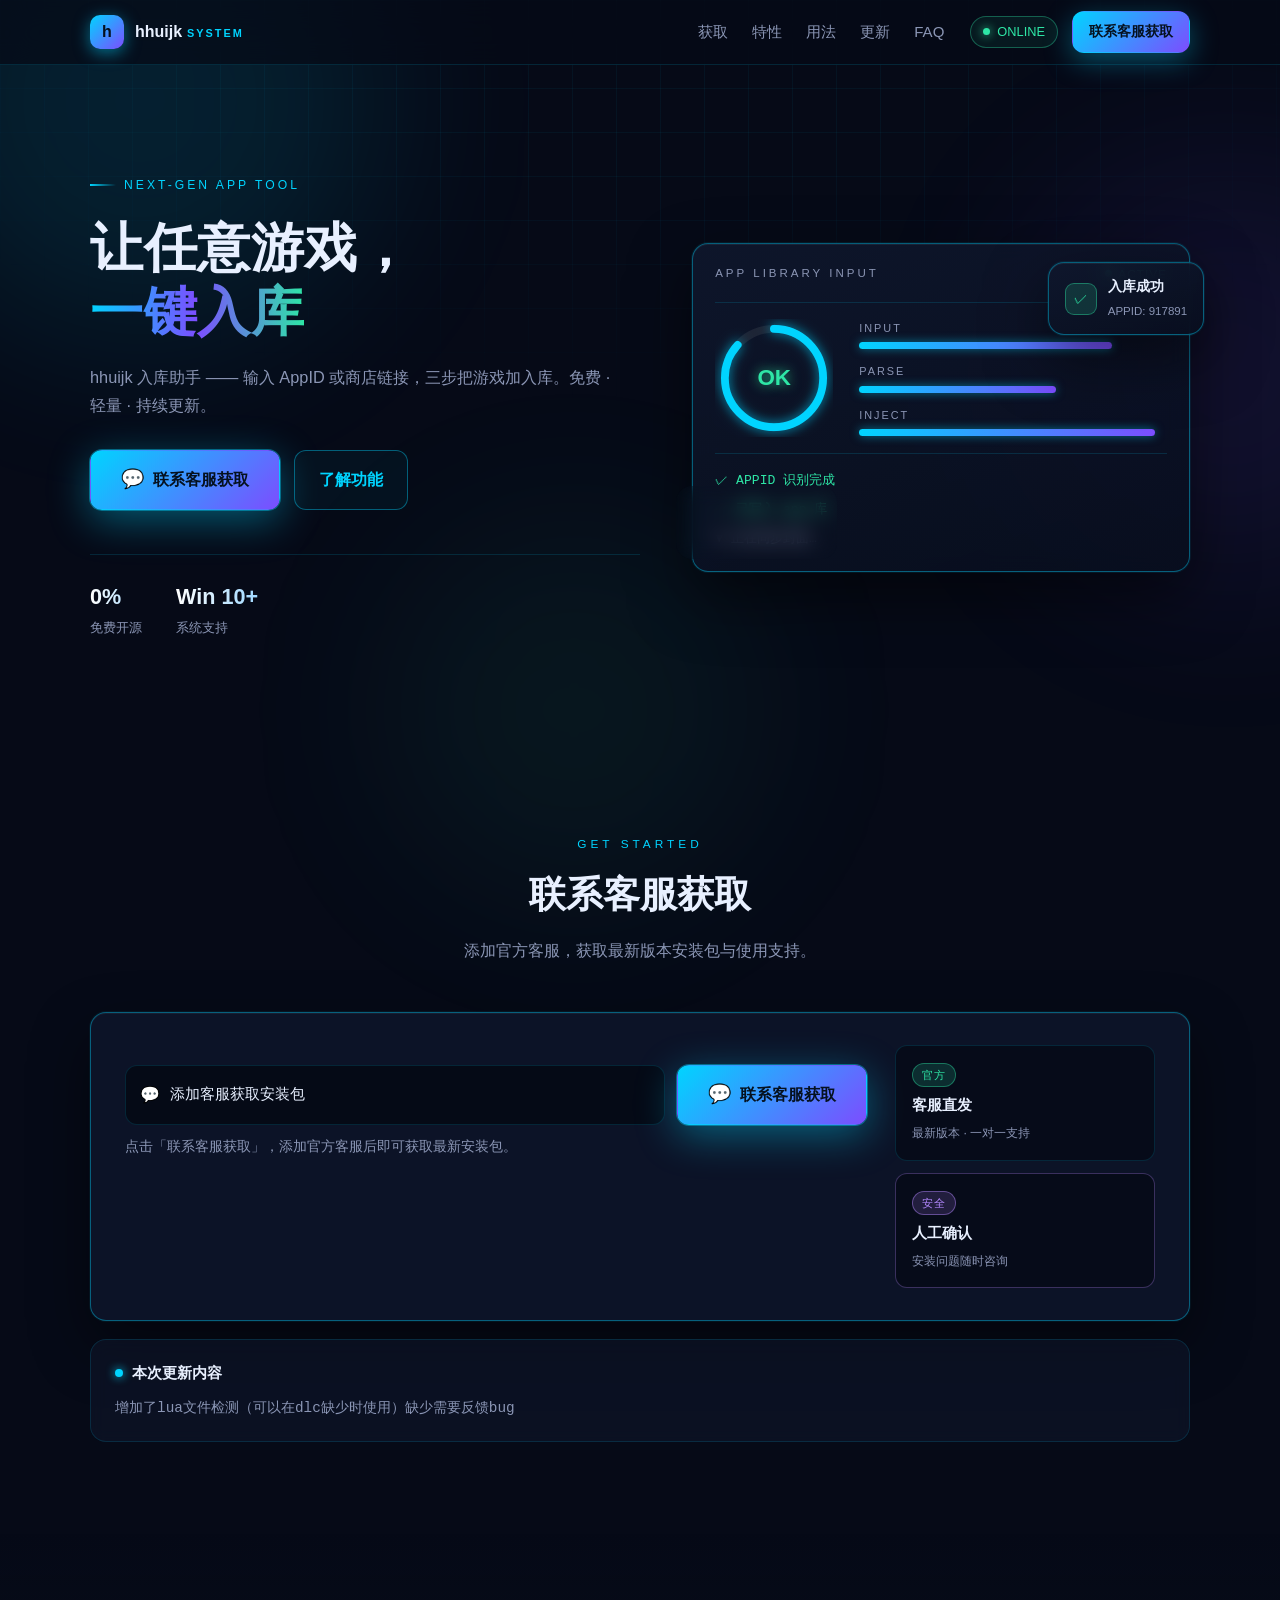
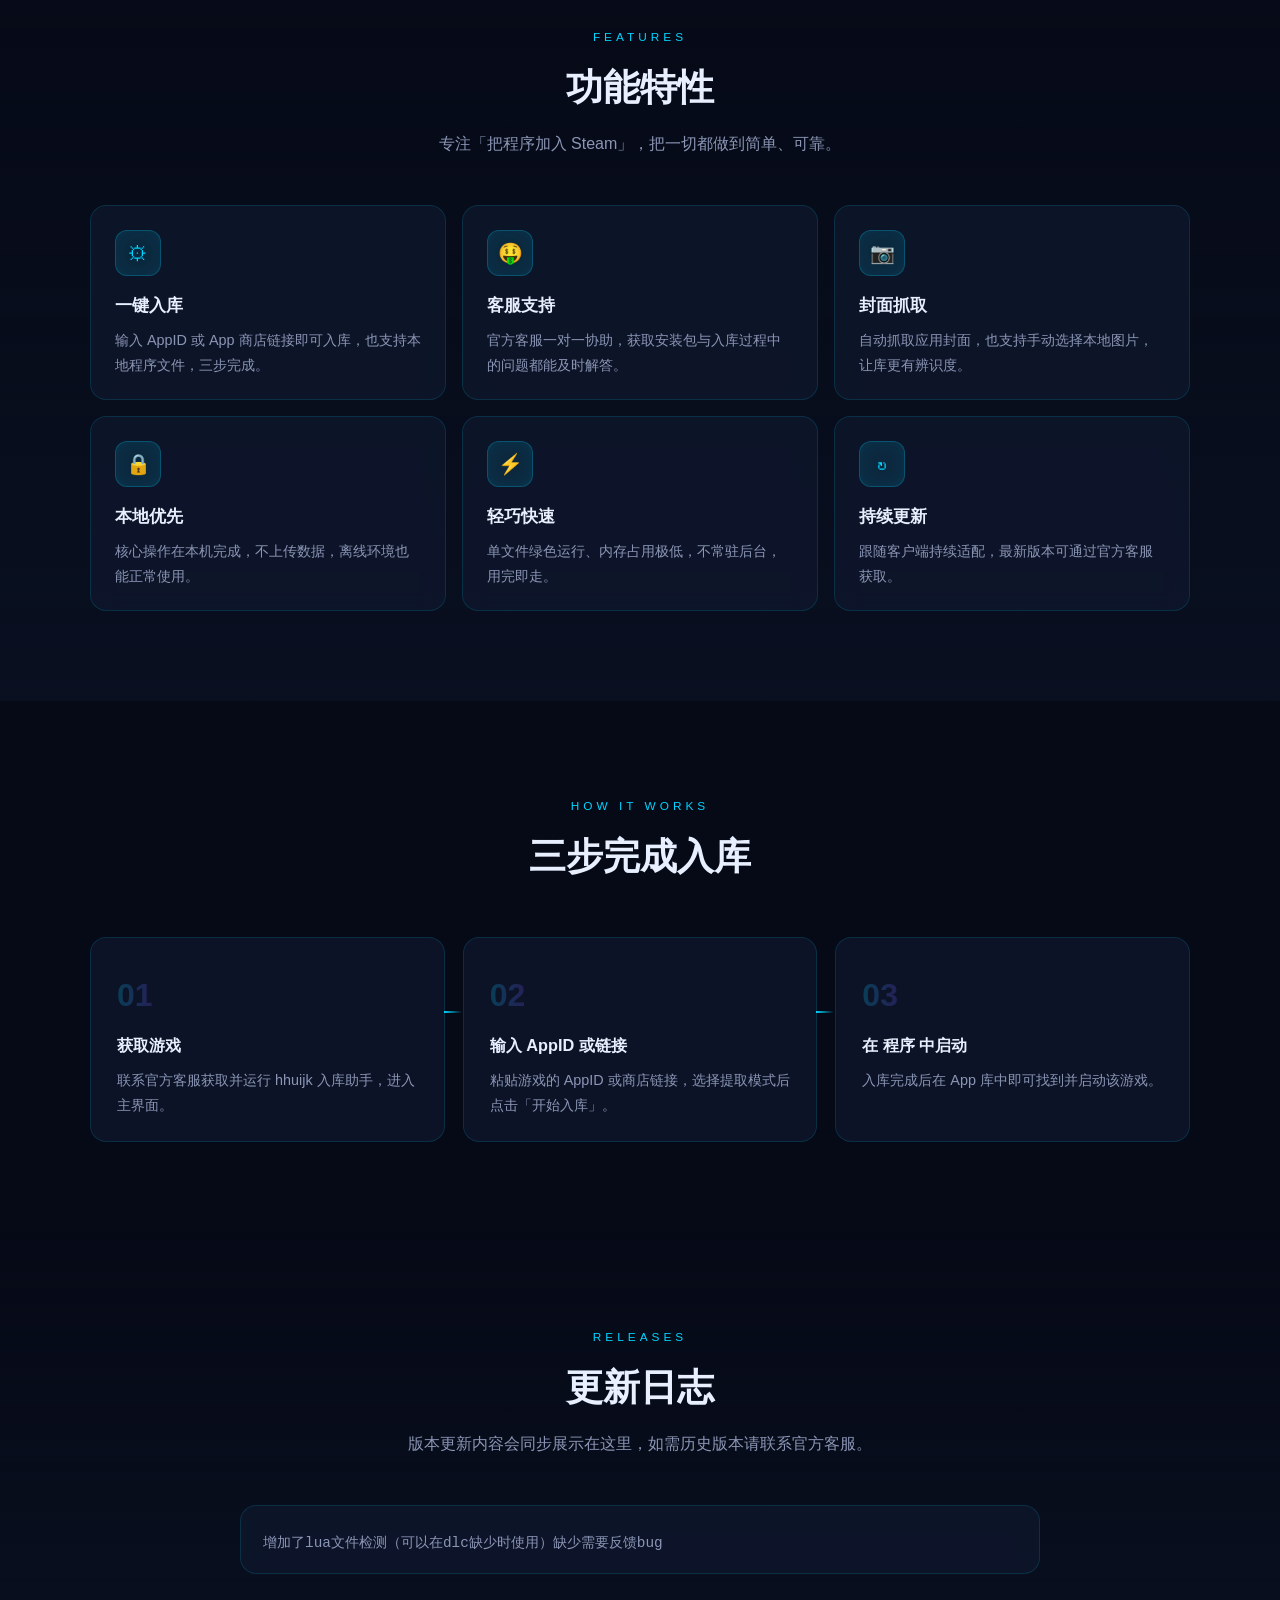
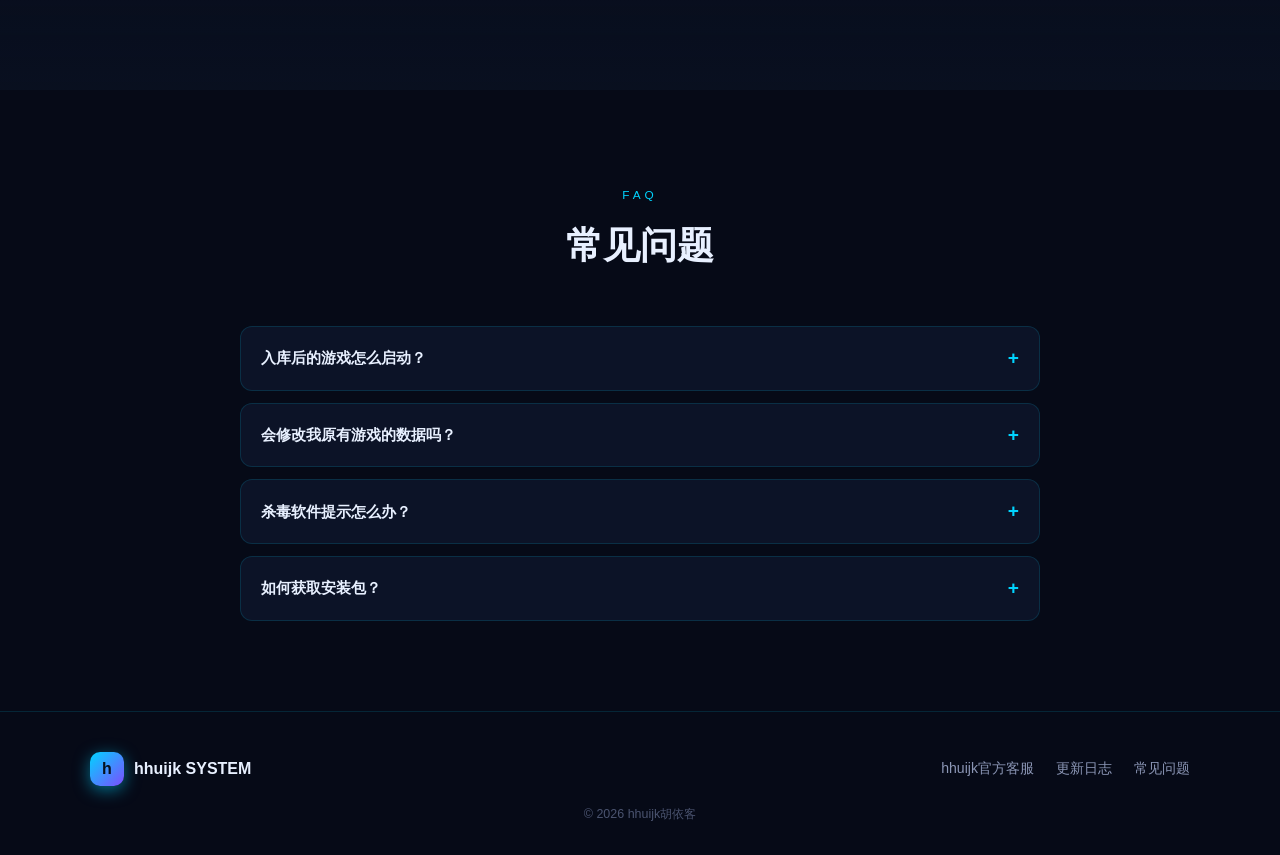
<file: docs/index.html>
<!DOCTYPE html>
<html lang="zh-CN">
<head>
  <meta charset="UTF-8">
  <meta name="viewport" content="width=device-width, initial-scale=1.0">
  <title>hhuijk入库SYSTEM </title>
  <meta name="description" content="hhuijk 入库助手，一键将任意游戏加入库，支持链接 / AppID 入库，完全免费。">
  <meta property="og:title" content="hhuijk SYSTEM · 入库助手">
  <meta property="og:description" content="一键将任意游戏加入库，支持链接 / AppID 入库，完全免费。">
  <link rel="stylesheet" href="assets/css/style.css">
  <link rel="icon" href="data:image/svg+xml,<svg xmlns='http://www.w3.org/2000/svg' viewBox='0 0 100 100'><defs><linearGradient id='g' x1='0' y1='0' x2='1' y2='1'><stop offset='0' stop-color='%2300d4ff'/><stop offset='1' stop-color='%237c4dff'/></linearGradient></defs><rect width='100' height='100' rx='24' fill='%23060a17'/><rect x='6' y='6' width='88' height='88' rx='18' fill='none' stroke='url(%23g)' stroke-width='4'/><text x='50' y='66' font-size='40' text-anchor='middle' fill='url(%23g)' font-family='Arial' font-weight='bold'>h</text></svg>">
</head>
<body>

  <!-- 背景装饰 -->
  <div class="bg-grid" aria-hidden="true"></div>
  <div class="bg-orb orb-1" aria-hidden="true"></div>
  <div class="bg-orb orb-2" aria-hidden="true"></div>
  <div class="bg-orb orb-3" aria-hidden="true"></div>

  <!-- ================= 导航 ================= -->
  <header class="nav">
    <div class="container nav-inner">
      <a class="brand" href="#top">
        <span class="brand-mark">h</span>
        <span class="brand-text">hhuijk<span class="brand-sub">SYSTEM</span></span>
      </a>
      <nav class="nav-links">
        <a href="#download">获取</a>
        <a href="#features">特性</a>
        <a href="#usage">用法</a>
        <a href="#changelog">更新</a>
        <a href="#faq">FAQ</a>
      </nav>
      <div class="nav-right">
        <span class="online-pill"><i class="dot"></i> ONLINE</span>
        <a class="btn btn-primary btn-sm" href="https://work.weixin.qq.com/kfid/kfc108b7eb555d18b11" target="_blank" rel="noopener">联系客服获取</a>
      </div>
    </div>
  </header>

  <!-- ================= Hero ================= -->
  <section class="hero" id="top">
    <div class="container hero-inner">
      <div class="hero-copy">
        <div class="hero-tags">
          <span class="tag-line"><i class="bar"></i> NEXT-GEN app TOOL</span>
        </div>
        <h1 class="hero-title">让任意游戏，<br><span class="grad-text">一键入库</span> </h1>
        <p class="hero-desc">hhuijk 入库助手 —— 输入 AppID 或商店链接，三步把游戏加入库。免费 · 轻量 · 持续更新。</p>
        <div class="hero-actions">
          <a class="btn btn-primary btn-lg btn-glow" href="https://work.weixin.qq.com/kfid/kfc108b7eb555d18b11" target="_blank" rel="noopener">
            <span class="btn-icon">&#128172;</span> 联系客服获取
          </a>
          <a class="btn btn-ghost" href="#features">了解功能</a>
        </div>
        <div class="hero-stats">
          <div class="stat"><b>0%</b><span>免费开源</span></div>
          <div class="stat"><b>Win 10+</b><span>系统支持</span></div>
        </div>
      </div>

      <div class="hero-visual">
        <div class="hud-card main-card">
          <div class="hud-head">
            <span class="hud-title">APP LIBRARY INPUT</span>
            <span class="hud-status"><i class="dot"></i> ACTIVE</span>
          </div>
          <div class="hud-gauge">
            <div class="hud-ring">
              <svg viewBox="0 0 120 120">
                <circle class="ring-bg" cx="60" cy="60" r="50"/>
                <circle class="ring-fg" cx="60" cy="60" r="50"/>
              </svg>
              <div class="ring-center">
                <span class="ring-pct">OK</span>
              </div>
            </div>
            <div class="hud-lines">
              <div class="hud-line"><span>INPUT</span><i style="width:82%"></i></div>
              <div class="hud-line"><span>PARSE</span><i style="width:64%"></i></div>
              <div class="hud-line"><span>INJECT</span><i style="width:96%"></i></div>
            </div>
          </div>
          <div class="hud-log">
            <span class="log-item ok">&#10003; APPID 识别完成</span>
            <span class="log-item ok">&#10003; 已写入 app 库</span>
            <span class="log-item dim">&#9660; 正在同步封面…</span>
          </div>
        </div>

        <div class="hud-card float-chip chip-1">
          <span class="chip-icon">&#10003;</span>
          <div><b>入库成功</b><small>APPID: 917891</small></div>
        </div>
        <div class="hud-card float-chip chip-2">
          <span class="chip-icon g">&#8599;</span>
          <div><b>自动抓取封面</b><small>App Grid</small></div>
        </div>
      </div>
    </div>
  </section>

  <!-- ================= 获取区 ================= -->
  <section class="section download" id="download">
    <div class="container">
      <div class="section-head">
        <span class="section-kicker">GET STARTED</span>
        <h2>联系客服获取</h2>
        <p>添加官方客服，获取最新版本安装包与使用支持。</p>
      </div>

      <div class="download-card" id="download-card">
        <div class="dc-main">
          <div class="dc-form">
            <div class="dc-input">
              <span class="dc-input-icon">&#128172;</span>
              <input type="text" value="添加客服获取安装包" readonly>
            </div>
            <a class="btn btn-primary btn-lg btn-glow dc-btn" href="https://work.weixin.qq.com/kfid/kfc108b7eb555d18b11" target="_blank" rel="noopener">
              <span class="btn-icon">&#128172;</span> 联系客服获取
            </a>
          </div>
          <p class="dc-note">点击「联系客服获取」，添加官方客服后即可获取最新安装包。</p>
        </div>
        <div class="dc-side">
          <div class="mode-chip"><span class="mode-tag green">官方</span><b>客服直发</b><small>最新版本 · 一对一支持</small></div>
          <div class="mode-chip alt"><span class="mode-tag purple">安全</span><b>人工确认</b><small>安装问题随时咨询</small></div>
        </div>
      </div>

      <div class="changelog-preview" id="release-notes">
        <div class="cp-title"><span class="cp-dot"></span> 本次更新内容</div>
        <div class="cp-body" id="release-notes-body"><p>加载中…</p></div>
      </div>
    </div>
  </section>

  <!-- ================= 功能特性 ================= -->
  <section class="section features" id="features">
    <div class="container">
      <div class="section-head">
        <span class="section-kicker">FEATURES</span>
        <h2>功能特性</h2>
        <p>专注「把程序加入 Steam」，把一切都做到简单、可靠。</p>
      </div>
      <div class="feature-grid">
        <article class="feature">
          <div class="feature-icon">&#9881;</div>
          <h3>一键入库</h3>
          <p>输入 AppID 或 App 商店链接即可入库，也支持本地程序文件，三步完成。</p>
        </article>
        <article class="feature">
          <div class="feature-icon">&#129297;</div>
          <h3>客服支持</h3>
          <p>官方客服一对一协助，获取安装包与入库过程中的问题都能及时解答。</p>
        </article>
        <article class="feature">
          <div class="feature-icon">&#128247;</div>
          <h3>封面抓取</h3>
          <p>自动抓取应用封面，也支持手动选择本地图片，让库更有辨识度。</p>
        </article>
        <article class="feature">
          <div class="feature-icon">&#128274;</div>
          <h3>本地优先</h3>
          <p>核心操作在本机完成，不上传数据，离线环境也能正常使用。</p>
        </article>
        <article class="feature">
          <div class="feature-icon">&#9889;</div>
          <h3>轻巧快速</h3>
          <p>单文件绿色运行、内存占用极低，不常驻后台，用完即走。</p>
        </article>
        <article class="feature">
          <div class="feature-icon">&#8635;</div>
          <h3>持续更新</h3>
          <p>跟随客户端持续适配，最新版本可通过官方客服获取。</p>
        </article>
      </div>
    </div>
  </section>

  <!-- ================= 使用方法 ================= -->
  <section class="section usage" id="usage">
    <div class="container">
      <div class="section-head">
        <span class="section-kicker">HOW IT WORKS</span>
        <h2>三步完成入库</h2>
      </div>
      <div class="steps">
        <div class="step">
          <span class="step-num">01</span>
          <h3>获取游戏</h3>
          <p>联系官方客服获取并运行 hhuijk 入库助手，进入主界面。</p>
          <div class="step-line"></div>
        </div>
        <div class="step">
          <span class="step-num">02</span>
          <h3>输入 AppID 或链接</h3>
          <p>粘贴游戏的 AppID 或商店链接，选择提取模式后点击「开始入库」。</p>
          <div class="step-line"></div>
        </div>
        <div class="step">
          <span class="step-num">03</span>
          <h3>在 程序 中启动</h3>
          <p>入库完成后在 App 库中即可找到并启动该游戏。</p>
        </div>
      </div>
    </div>
  </section>

  <!-- ================= 更新日志 ================= -->
  <section class="section changelog" id="changelog">
    <div class="container">
      <div class="section-head">
        <span class="section-kicker">RELEASES</span>
        <h2>更新日志</h2>
        <p>版本更新内容会同步展示在这里，如需历史版本请联系官方客服。</p>
      </div>
      <div class="release-list" id="release-list">
        <p class="muted">正在加载更新日志…</p>
      </div>
    </div>
  </section>

  <!-- ================= FAQ ================= -->
  <section class="section faq" id="faq">
    <div class="container">
      <div class="section-head">
        <span class="section-kicker">FAQ</span>
        <h2>常见问题</h2>
      </div>
      <div class="faq-list">
        <details>
          <summary>入库后的游戏怎么启动？</summary>
          <p>像普通游戏一样在库中点击「开始」即可，同样支持 App 的快捷界面与截图功能。请遵守 Apphhuijk 订阅协议，不建议对非本人拥有的游戏使用。</p>
        </details>
        <details>
          <summary>会修改我原有游戏的数据吗？</summary>
          <p>不会。入库只操作 App 库配置与快捷方式信息，不影响原有游戏文件、存档与成就数据。</p>
        </details>
        <details>
          <summary>杀毒软件提示怎么办？</summary>
          <p>程序为不开源构建且未签名，部分杀毒软件可能误报，可加入信任列表。</p>
        </details>
        <details>
          <summary>如何获取安装包？</summary>
          <p>点击页面上的「联系客服获取」，添加 hhuijk 官方客服，即可获取最新版本安装包与安装指导。</p>
        </details>
      </div>
    </div>
  </section>

  <!-- ================= 页脚 ================= -->
  <footer class="footer">
    <div class="container footer-inner">
      <div class="footer-brand">
        <span class="brand-mark">h</span>
        <span class="brand-text">hhuijk SYSTEM</span>
      </div>
      <div class="footer-links">
        <a href="https://work.weixin.qq.com/kfid/kfc108b7eb555d18b11" target="_blank" rel="noopener">hhuijk官方客服</a>
        <a href="#changelog">更新日志</a>
        <a href="#faq">常见问题</a>
      </div>
      <p class="footer-copy">© 2026 hhuijk胡依客 </p>
    </div>
  </footer>

  <script src="assets/js/config.js"></script>
  <script src="assets/js/main.js"></script>
</body>
</html>
</file>
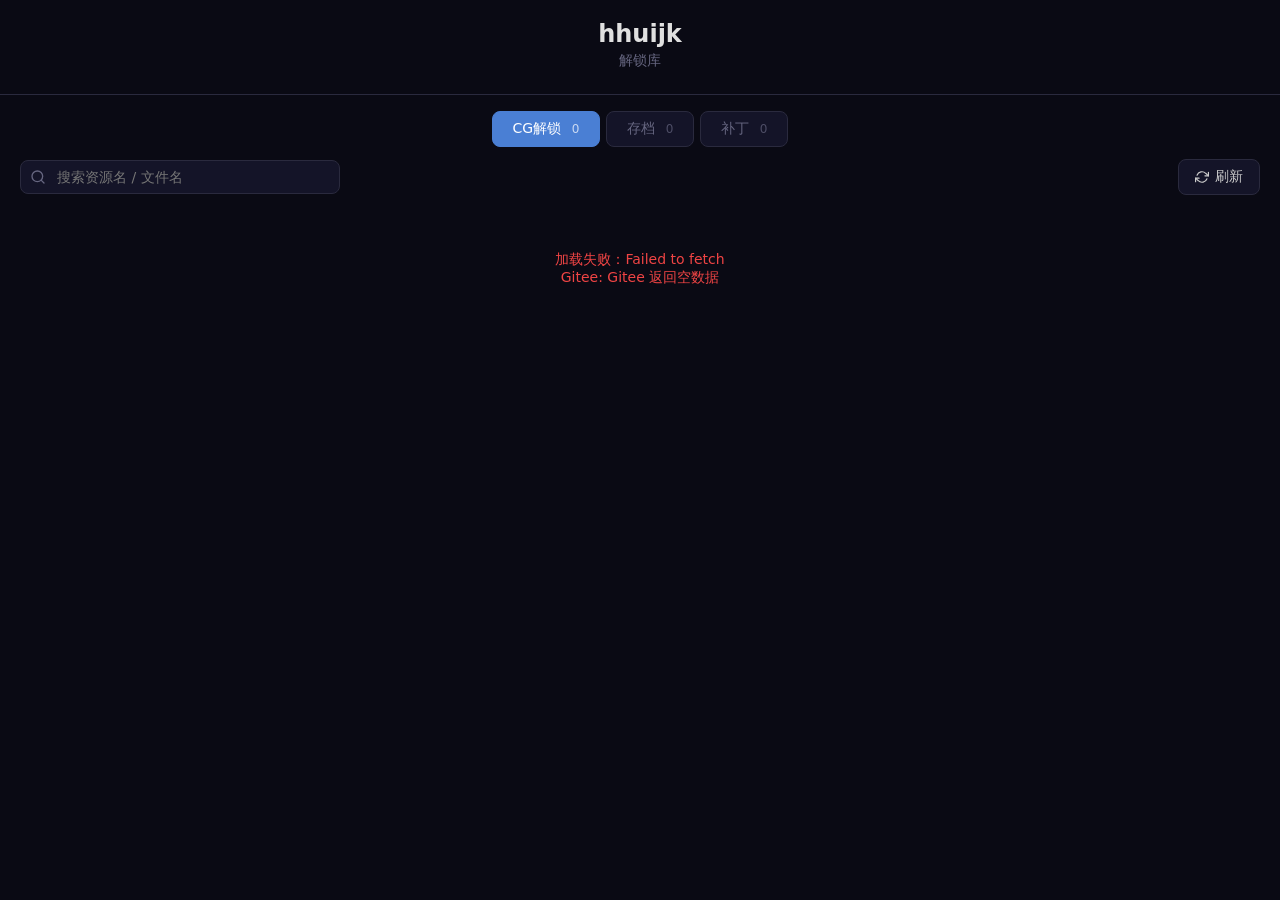
<file: unlock-library.html>
<!DOCTYPE html>
<html lang="zh-CN">
<head>
<meta charset="UTF-8">
<meta name="viewport" content="width=device-width, initial-scale=1.0">
<title>hhuijk - 解锁库</title>
<style>
*{margin:0;padding:0;box-sizing:border-box}
:root{
  --bg:#0a0a14;--card:#141428;--border:#2a2a3e;--accent:#4a7fd4;--accent-hover:#3a6fb4;
  --text:#ccc;--text-bright:#e0e0e0;--text-muted:#666680;--danger:#ef4444;--success:#22c55e;
  --red:#f87171;--blue:#60a5fa;--green:#4ade80;--yellow:#facc15;--purple:#c084fc;--gray:#9ca3af;
}
body{background:var(--bg);color:var(--text);font-family:system-ui,-apple-system,"Segoe UI",sans-serif;min-height:100vh}
a{color:var(--accent);text-decoration:none}
a:hover{text-decoration:underline}

/* Header */
header{text-align:center;padding:20px 16px 16px;border-bottom:1px solid var(--border)}
header h1{font-size:1.5rem;color:var(--text-bright)}
header p{font-size:0.875rem;color:var(--text-muted);margin-top:4px}
.source-info{font-size:0.75rem;color:var(--text-muted);margin-top:8px}

/* Tabs */
.tabs{display:flex;justify-content:center;gap:6px;padding:16px 16px 12px;flex-wrap:wrap}
.tab{padding:8px 20px;border-radius:8px;border:1px solid var(--border);background:var(--card);color:var(--text-muted);cursor:pointer;font-size:0.875rem;transition:all .2s;font-family:inherit}
.tab:hover{color:var(--text);background:#1a1a2e}
.tab.active{background:var(--accent);color:#fff;border-color:var(--accent)}
.tab .count{margin-left:6px;font-size:0.75rem;opacity:.7}

/* Toolbar */
.toolbar{display:flex;justify-content:space-between;align-items:center;padding:0 20px 16px;gap:12px;flex-wrap:wrap}
.search{flex:1;max-width:320px;position:relative}
.search input{width:100%;padding:8px 12px 8px 36px;background:var(--card);border:1px solid var(--border);border-radius:8px;color:var(--text);font-size:0.875rem;font-family:inherit;outline:none;transition:border-color .2s}
.search input:focus{border-color:var(--accent)}
.search svg{position:absolute;left:10px;top:50%;transform:translateY(-50%);color:var(--text-muted)}
.toolbar-right{display:flex;align-items:center;gap:8px}
.refresh-btn{padding:8px 16px;background:var(--card);border:1px solid var(--border);border-radius:8px;color:var(--text);cursor:pointer;font-size:0.875rem;display:flex;align-items:center;gap:6px;transition:all .2s;font-family:inherit}
.refresh-btn:hover{background:#1a1a2e}
.refresh-btn:disabled{opacity:.5;cursor:not-allowed}
.refresh-btn svg.spin{animation:spin 1s linear infinite}
@keyframes spin{to{transform:rotate(360deg)}}

/* Status */
.status{text-align:center;padding:40px 20px;color:var(--text-muted);font-size:0.875rem}
.status.error{color:var(--danger)}
.progress-bar{width:200px;height:4px;background:var(--border);border-radius:2px;margin:12px auto 0;overflow:hidden}
.progress-fill{height:100%;background:var(--accent);border-radius:2px;transition:width .3s}

/* Grid */
.grid{display:grid;grid-template-columns:repeat(auto-fill,minmax(340px,1fr));gap:20px;padding:0 20px 40px}
.card{background:var(--card);border:1px solid var(--border);border-radius:12px;overflow:hidden;transition:border-color .3s,box-shadow .3s}
.card:hover{border-color:var(--accent);box-shadow:0 4px 20px rgba(74,127,212,.1)}
.card-img-wrap{aspect-ratio:460/215;background:var(--bg);overflow:hidden;position:relative}
.card-img-wrap img{width:100%;height:100%;object-fit:cover;transition:transform .3s}
.card:hover .card-img-wrap img{transform:scale(1.05)}
.card-img-placeholder{width:100%;height:100%;display:flex;align-items:center;justify-content:center;color:var(--text-muted);font-size:0.8rem}
.card-body{padding:16px}
.card-name{font-size:1rem;color:var(--text-bright);margin-bottom:4px;white-space:nowrap;overflow:hidden;text-overflow:ellipsis}
.card-name:hover{color:var(--accent)}
.card-files{font-size:0.75rem;color:var(--text-muted);margin-bottom:12px}
.card-btns{display:flex;gap:8px}
.btn-dl{flex:1;padding:10px;background:var(--accent);color:#fff;border:none;border-radius:8px;cursor:pointer;font-size:0.875rem;font-weight:600;transition:background .2s;font-family:inherit;display:flex;align-items:center;justify-content:center;gap:6px}
.btn-dl:hover{background:var(--accent-hover)}
.btn-dl:disabled{opacity:.5;cursor:not-allowed}
.btn-intro{padding:10px 16px;background:#1a1a2e;color:var(--text);border:1px solid var(--border);border-radius:8px;cursor:pointer;font-size:0.875rem;transition:all .2s;font-family:inherit;display:flex;align-items:center;gap:6px}
.btn-intro:hover{background:#2a2a3e}

/* Modal */
.modal-overlay{position:fixed;inset:0;background:rgba(0,0,0,.6);backdrop-filter:blur(4px);display:none;align-items:center;justify-content:center;z-index:100;padding:20px}
.modal-overlay.show{display:flex}
.modal{background:var(--card);border:1px solid var(--border);border-radius:16px;width:100%;max-width:560px;max-height:85vh;display:flex;flex-direction:column;box-shadow:0 8px 40px rgba(0,0,0,.4)}
.modal-header{display:flex;justify-content:space-between;align-items:center;padding:16px 20px;border-bottom:1px solid var(--border)}
.modal-header h2{font-size:1.1rem;color:var(--text-bright)}
.modal-close{width:32px;height:32px;border-radius:8px;border:none;background:transparent;color:var(--text-muted);cursor:pointer;display:flex;align-items:center;justify-content:center;transition:all .2s}
.modal-close:hover{background:#1a1a2e;color:var(--text)}
.modal-body{padding:20px;overflow-y:auto;flex:1}
.modal-footer{padding:16px 20px;border-top:1px solid var(--border);display:flex;justify-content:space-between;align-items:center;gap:12px}

/* Intro text */
.intro-text{white-space:pre-wrap;line-height:1.7;font-size:0.875rem;color:var(--text);background:var(--bg);border:1px solid var(--border);border-radius:12px;padding:16px}
.intro-red{color:var(--red)}
.intro-blue{color:var(--blue)}
.intro-green{color:var(--green)}
.intro-yellow{color:var(--yellow)}
.intro-purple{color:var(--purple)}
.intro-gray{color:var(--gray)}
.appid-info{padding:12px 20px 0;font-size:0.75rem;color:var(--text-muted)}
.appid-btn{display:inline-flex;align-items:center;gap:4px;padding:6px 14px;background:var(--success);color:#fff;border-radius:8px;font-size:0.8rem;font-weight:600;border:none;cursor:pointer;text-decoration:none;font-family:inherit}
.appid-btn:hover{opacity:.85;text-decoration:none}

/* Download file list */
.file-list{display:flex;flex-direction:column;gap:10px}
.file-item{display:flex;justify-content:space-between;align-items:center;padding:12px 16px;background:var(--bg);border:1px solid var(--border);border-radius:10px;transition:border-color .2s}
.file-item:hover{border-color:var(--accent)}
.file-name{font-size:0.875rem;color:var(--text-bright);overflow:hidden;text-overflow:ellipsis;white-space:nowrap;flex:1;margin-right:12px}
.file-size{font-size:0.75rem;color:var(--text-muted);margin-right:12px;white-space:nowrap}
.file-dl{padding:6px 14px;background:var(--accent);color:#fff;border:none;border-radius:6px;cursor:pointer;font-size:0.8rem;font-weight:600;white-space:nowrap;text-decoration:none;display:inline-flex;align-items:center;gap:4px;font-family:inherit}
.file-dl:hover{background:var(--accent-hover);text-decoration:none}
.btn-dl-all{padding:8px 18px;background:var(--accent);color:#fff;border:none;border-radius:8px;cursor:pointer;font-size:0.8rem;font-weight:600;font-family:inherit}
.btn-dl-all:hover{background:var(--accent-hover)}

/* Toast */
.toast{position:fixed;top:16px;right:16px;padding:10px 18px;border-radius:8px;font-size:0.875rem;color:#fff;z-index:200;opacity:0;transform:translateY(-10px);transition:all .3s;pointer-events:none}
.toast.show{opacity:1;transform:translateY(0)}
.toast.success{background:var(--success)}
.toast.error{background:var(--danger)}

/* Responsive */
@media(max-width:768px){
  .grid{grid-template-columns:1fr}
  .toolbar{flex-direction:column;align-items:stretch}
  .search{max-width:none}
  .tabs{gap:4px}
  .tab{padding:6px 14px;font-size:0.8rem}
}
</style>
</head>
<body>

<header>
  <h1>hhuijk</h1>
  <p>解锁库</p>
  <div class="source-info" id="sourceInfo"></div>
</header>

<div class="tabs" id="tabs">
  <button class="tab active" data-cat="CG解锁">CG解锁 <span class="count" id="count-CG解锁">0</span></button>
  <button class="tab" data-cat="存档">存档 <span class="count" id="count-存档">0</span></button>
  <button class="tab" data-cat="补丁">补丁 <span class="count" id="count-补丁">0</span></button>
</div>

<div class="toolbar">
  <div class="search">
    <svg width="16" height="16" viewBox="0 0 24 24" fill="none" stroke="currentColor" stroke-width="2" stroke-linecap="round" stroke-linejoin="round"><circle cx="11" cy="11" r="8"/><line x1="21" y1="21" x2="16.65" y2="16.65"/></svg>
    <input type="search" id="search" placeholder="搜索资源名 / 文件名">
  </div>
  <div class="toolbar-right">
    <button class="refresh-btn" id="refresh">
      <svg id="refreshIcon" width="14" height="14" viewBox="0 0 24 24" fill="none" stroke="currentColor" stroke-width="2" stroke-linecap="round" stroke-linejoin="round"><polyline points="23 4 23 10 17 10"/><polyline points="1 20 1 14 7 14"/><path d="M3.51 9a9 9 0 0 1 14.85-3.36L23 10M1 14l4.64 4.36A9 9 0 0 0 20.49 15"/></svg>
      刷新
    </button>
  </div>
</div>

<div id="status" class="status" style="display:none"></div>
<div id="grid" class="grid"></div>

<!-- Intro Modal -->
<div class="modal-overlay" id="introOverlay">
  <div class="modal">
    <div class="modal-header">
      <h2 id="introTitle"></h2>
      <button class="modal-close" id="introClose">
        <svg width="18" height="18" viewBox="0 0 24 24" fill="none" stroke="currentColor" stroke-width="2"><line x1="18" y1="6" x2="6" y2="18"/><line x1="6" y1="6" x2="18" y2="18"/></svg>
      </button>
    </div>
    <div class="modal-body">
      <div class="intro-text" id="introText"></div>
    </div>
    <div class="appid-info" id="appidInfo" style="display:none"></div>
    <div class="modal-footer">
      <div id="introLeft"></div>
      <button class="btn-dl" style="flex:none;padding:8px 24px;background:#3b82f6" id="introOk">知道了</button>
    </div>
  </div>
</div>

<!-- Download Modal -->
<div class="modal-overlay" id="dlOverlay">
  <div class="modal">
    <div class="modal-header">
      <h2 id="dlTitle"></h2>
      <button class="modal-close" id="dlClose">
        <svg width="18" height="18" viewBox="0 0 24 24" fill="none" stroke="currentColor" stroke-width="2"><line x1="18" y1="6" x2="6" y2="18"/><line x1="6" y1="6" x2="18" y2="18"/></svg>
      </button>
    </div>
    <div class="modal-body">
      <div class="file-list" id="fileList"></div>
    </div>
    <div class="modal-footer">
      <span id="dlSummary" style="font-size:0.8rem;color:var(--text-muted)"></span>
      <button class="btn-dl-all" id="dlAll">全部下载</button>
    </div>
  </div>
</div>

<div class="toast" id="toast"></div>

<script>
// ====== Constants ======
var TOKEN = '7d526736ccaae3c4bd482f5102b86e5f';
var GITEE_OWNER = 'hhuijkcom';
var GITEE_REPO = 'hhuijk-c-g-h';
var GITEE_BRANCH = 'master';
var GITEE_ROOTS = [
  { category: 'CG解锁', path: 'cgjs' },
  { category: '存档', path: '存档' },
  { category: '补丁', path: '补丁' }
];
var GH_OWNER = 'hhuijk-hhuijkcom';
var GH_REPO = 'hhuijk-C-G-h';
var GH_ROOT = 'jiesuoc_g_h/45号电车';
var CACHE_KEY = 'unlock_web_cache_v1';
var CACHE_MAX_AGE = 24 * 60 * 60 * 1000;

// ====== State ======
var allItems = { 'CG解锁': [], '存档': [], '补丁': [] };
var activeCategory = 'CG解锁';
var searchQuery = '';
var isLoading = false;
var dataSource = '';

// ====== Helpers ======
function encodePath(p) {
  return String(p).split('/').map(function(s){return encodeURIComponent(s)}).join('/');
}
function getGiteeRawUrl(filePath) {
  return 'https://gitee.com/' + GITEE_OWNER + '/' + GITEE_REPO + '/raw/' + GITEE_BRANCH + '/' + encodePath(filePath) + '?access_token=' + TOKEN;
}
function getGiteeApiUrl(contentPath) {
  return 'https://gitee.com/api/v5/repos/' + GITEE_OWNER + '/' + GITEE_REPO + '/contents/' + encodePath(contentPath) + '?access_token=' + TOKEN + '&ref=' + GITEE_BRANCH;
}
function getJsDelivrUrl(filePath) {
  var clean = String(filePath).replace(/^\/+/, '');
  return 'https://cdn.jsdelivr.net/gh/' + GH_OWNER + '/' + GH_REPO + '@main/' + encodeURI(clean);
}
function isImageFile(name) {
  return /\.(jpg|jpeg|png|webp|gif)$/i.test(name);
}
function isIntroFile(name) {
  return String(name).toLowerCase() === 'jianjie.txt';
}
function getPreferredImage(imageFiles) {
  return imageFiles.find(function(f){return /^header_schinese\.(jpg|jpeg|png|webp)$/i.test(f.name)}) ||
    imageFiles.find(function(f){return /^header\.(jpg|jpeg|png|webp)$/i.test(f.name)}) ||
    imageFiles.find(function(f){return /^library_header/i.test(f.name)}) ||
    imageFiles.find(function(f){return /^library_hero/i.test(f.name)}) ||
    imageFiles[0];
}

// Gitee 私有仓库图片需通过 API 获取 base64 内容转为 data URL
var imageUrlCache = {};
function fetchImageAsDataUrl(imagePath, isGitee) {
  if (imageUrlCache[imagePath]) return Promise.resolve(imageUrlCache[imagePath]);

  if (!isGitee) {
    // jsDelivr: 直接使用 CDN URL
    return Promise.resolve(getJsDelivrUrl(imagePath));
  }

  // Gitee: 通过 API 获取 base64 内容
  var apiUrl = getGiteeApiUrl(imagePath);
  return fetchJson(apiUrl).then(function(json) {
    if (json && json.content && json.encoding === 'base64') {
      var ext = String(imagePath).split('.').pop().toLowerCase();
      var mime = ext === 'png' ? 'image/png' : ext === 'webp' ? 'image/webp' : ext === 'gif' ? 'image/gif' : 'image/jpeg';
      var dataUrl = 'data:' + mime + ';base64,' + String(json.content).replace(/\s/g, '');
      imageUrlCache[imagePath] = dataUrl;
      return dataUrl;
    }
    // 回退：尝试 download_url
    if (json && json.download_url) {
      var url = json.download_url + (json.download_url.includes('?') ? '&' : '?') + 'access_token=' + TOKEN;
      imageUrlCache[imagePath] = url;
      return url;
    }
    return '';
  }).catch(function(e) {
    console.warn('图片加载失败 ' + imagePath + ':', e.message);
    return '';
  });
}

// 懒加载可见卡片图片
var imageObserver = null;
function lazyLoadImages() {
  if (imageObserver) imageObserver.disconnect();
  imageObserver = new IntersectionObserver(function(entries) {
    entries.forEach(function(entry) {
      if (entry.isIntersecting) {
        var img = entry.target;
        var path = img.dataset.imagePath;
        var isGitee = img.dataset.isGitee === '1';
        imageObserver.unobserve(img);
        fetchImageAsDataUrl(path, isGitee).then(function(url) {
          if (url) {
            img.src = url;
          } else {
            var wrap = img.parentNode;
            wrap.innerHTML = '<div class="card-img-placeholder">暂无图片</div>';
          }
        });
      }
    });
  }, { rootMargin: '100px' });

  document.querySelectorAll('.card-img-wrap img[data-image-path]').forEach(function(img) {
    imageObserver.observe(img);
  });
}
function inferCategory(name, files) {
  var allText = [name].concat(files.map(function(f){return f.name||''})).join(' ').toLowerCase();
  if (allText.includes('存档') || allText.includes('save')) return '存档';
  if (allText.includes('补丁') || allText.includes('patch')) return '补丁';
  return 'CG解锁';
}
function formatSize(bytes) {
  if (!bytes || bytes === 0) return '';
  if (bytes < 1024) return bytes + ' B';
  if (bytes < 1048576) return (bytes / 1024).toFixed(1) + ' KB';
  return (bytes / 1048576).toFixed(1) + ' MB';
}
function escapeHtml(text) {
  var div = document.createElement('div');
  div.textContent = text;
  return div.innerHTML;
}
function groupByCategory(items) {
  var grouped = { 'CG解锁': [], '存档': [], '补丁': [] };
  items.forEach(function(item) {
    var cat = item.category || 'CG解锁';
    if (!grouped[cat]) cat = 'CG解锁';
    grouped[cat].push(item);
  });
  return grouped;
}

// ====== Fetch with CORS fallback ======
function fetchJson(url) {
  return fetch(url).then(function(res) {
    if (!res.ok) throw new Error('HTTP ' + res.status);
    return res.json();
  }).catch(function(e) {
    return fetch('https://api.allorigins.win/raw?url=' + encodeURIComponent(url)).then(function(res) {
      if (!res.ok) throw new Error('Proxy HTTP ' + res.status);
      return res.json();
    });
  });
}
function fetchText(url) {
  return fetch(url).then(function(res) {
    if (!res.ok) throw new Error('HTTP ' + res.status);
    return res.text();
  }).catch(function(e) {
    return fetch('https://api.allorigins.win/raw?url=' + encodeURIComponent(url)).then(function(res) {
      if (!res.ok) throw new Error('Proxy HTTP ' + res.status);
      return res.text();
    });
  });
}

// ====== Data Loading ======
function loadFromGitee() {
  var progress = { total: 0, done: 0 };

  // Step 1: Fetch root directories in parallel
  return Promise.all(GITEE_ROOTS.map(function(root) {
    return fetchJson(getGiteeApiUrl(root.path)).then(function(dirs) {
      if (!Array.isArray(dirs)) return { root: root, subDirs: [] };
      var subDirs = dirs.filter(function(d){return d.type === 'dir'})
        .sort(function(a,b){return a.name.localeCompare(b.name, 'zh-CN')});
      return { root: root, subDirs: subDirs };
    }).catch(function(e) {
      console.warn('Gitee root ' + root.path + ' failed:', e.message);
      return { root: root, subDirs: [] };
    });
  })).then(function(results) {
    // Step 2: Collect all subdirectories
    var allSubDirs = [];
    results.forEach(function(r) {
      r.subDirs.forEach(function(dir) {
        allSubDirs.push({ dir: dir, category: r.root.category });
      });
    });
    progress.total = allSubDirs.length;
    updateProgress(progress.done, progress.total);

    // Step 3: Fetch subdirectory contents in batches of 5
    var items = [];
    var batchSize = 5;

    function processBatch(startIdx) {
      if (startIdx >= allSubDirs.length) return items;

      var batch = allSubDirs.slice(startIdx, startIdx + batchSize);
      return Promise.all(batch.map(function(entry) {
        return fetchJson(getGiteeApiUrl(entry.dir.path)).then(function(files) {
          if (!Array.isArray(files)) return null;

          var fileItems = files.filter(function(f){return f.type === 'file'});
          var imageFiles = fileItems.filter(function(f){return isImageFile(f.name)});
          var introFile = fileItems.find(function(f){return isIntroFile(f.name)});
          var dlFiles = fileItems
            .filter(function(f){return !isImageFile(f.name) && !isIntroFile(f.name)})
            .map(function(f){
              return { name: f.name, size: f.size || 0, downloadUrl: getGiteeRawUrl(f.path) };
            });

          var preferredImage = getPreferredImage(imageFiles);

          return {
            name: entry.dir.name,
            path: entry.dir.path,
            category: entry.category,
            imagePath: preferredImage ? preferredImage.path : '',
            imageUrl: '',
            isGitee: true,
            introPath: introFile ? introFile.path : '',
            introText: '',
            files: dlFiles
          };
        }).catch(function(e) {
          console.warn('Gitee subdir ' + entry.dir.path + ' failed:', e.message);
          return null;
        });
      })).then(function(batchResults) {
        batchResults.forEach(function(item) {
          if (item) items.push(item);
        });
        progress.done += batch.length;
        updateProgress(progress.done, progress.total);
        return processBatch(startIdx + batchSize);
      });
    }

    return processBatch(0);
  });
}

function loadFromJsDelivr() {
  return fetchJson('https://data.jsdelivr.com/v1/package/gh/' + GH_OWNER + '/' + GH_REPO + '@main/flat')
    .then(function(json) {
      var files = Array.isArray(json.files) ? json.files : [];
      var rootPrefix = '/' + GH_ROOT + '/';
      var groupMap = new Map();

      files.forEach(function(file) {
        var fullPath = String(file.name || '');
        if (!fullPath.startsWith(rootPrefix)) return;
        var relPath = fullPath.slice(rootPrefix.length);
        var slashIdx = relPath.indexOf('/');
        if (slashIdx <= 0) return;
        var resName = relPath.slice(0, slashIdx);
        var fileName = relPath.slice(slashIdx + 1);
        if (!fileName || fileName.includes('/')) return;

        if (!groupMap.has(resName)) {
          groupMap.set(resName, { filesRaw: [] });
        }
        groupMap.get(resName).filesRaw.push({ name: fileName, size: file.size || 0, fullPath: fullPath });
      });

      var items = [];
      groupMap.forEach(function(group, name) {
        var imageFiles = group.filesRaw.filter(function(f){return isImageFile(f.name)});
        var introFile = group.filesRaw.find(function(f){return isIntroFile(f.name)});
        var dlFiles = group.filesRaw
          .filter(function(f){return !isImageFile(f.name) && !isIntroFile(f.name)})
          .map(function(f){
            return { name: f.name, size: f.size || 0, downloadUrl: getJsDelivrUrl(f.fullPath) };
          });

        var preferredImage = getPreferredImage(imageFiles);

        items.push({
          name: name,
          path: GH_ROOT + '/' + name,
          category: inferCategory(name, dlFiles),
          imagePath: preferredImage ? preferredImage.fullPath : '',
          imageUrl: '',
          isGitee: false,
          introPath: introFile ? introFile.fullPath : '',
          introText: '',
          files: dlFiles
        });
      });

      items.sort(function(a,b){return a.name.localeCompare(b.name, 'zh-CN')});
      return items;
    });
}

// ====== Cache ======
function readCache() {
  try {
    var raw = localStorage.getItem(CACHE_KEY);
    if (!raw) return null;
    var cache = JSON.parse(raw);
    if (!cache || !cache.items) return null;
    var age = Date.now() - new Date(cache.updatedAt || 0).getTime();
    if (age > CACHE_MAX_AGE) return null;
    return cache;
  } catch(_) { return null; }
}
function writeCache(items, source) {
  try {
    localStorage.setItem(CACHE_KEY, JSON.stringify({
      updatedAt: new Date().toISOString(),
      source: source,
      items: items
    }));
  } catch(e) { console.warn('Cache write failed:', e.message); }
}

// ====== Loading Orchestration ======
function loadAll(forceRefresh) {
  if (isLoading) return;
  isLoading = true;

  // Check cache first
  if (!forceRefresh) {
    var cache = readCache();
    if (cache) {
      allItems = groupByCategory(cache.items);
      dataSource = (cache.source || 'cache') + '（缓存）';
      renderAll();
      isLoading = false;
      return;
    }
  }

  // Show loading
  showStatus('正在从 Gitee 加载解锁资源...', true);
  document.getElementById('refreshIcon').classList.add('spin');

  // Try Gitee first
  loadFromGitee().then(function(items) {
    if (items.length === 0) throw new Error('Gitee 返回空数据');
    allItems = groupByCategory(items);
    dataSource = 'Gitee';
    writeCache(items, 'gitee');
    renderAll();
    hideStatus();
  }).catch(function(giteeError) {
    console.warn('Gitee failed, trying jsDelivr:', giteeError.message);
    showStatus('Gitee 加载失败，正在从 jsDelivr 加载...', true);

    // Fallback to jsDelivr
    loadFromJsDelivr().then(function(items) {
      if (items.length === 0) throw new Error('jsDelivr 返回空数据');
      allItems = groupByCategory(items);
      dataSource = 'jsDelivr';
      writeCache(items, 'jsdelivr');
      renderAll();
      hideStatus();
    }).catch(function(jsDelivrError) {
      console.error('All sources failed:', jsDelivrError);

      // Try stale cache
      try {
        var raw = localStorage.getItem(CACHE_KEY);
        if (raw) {
          var stale = JSON.parse(raw);
          if (stale && stale.items) {
            allItems = groupByCategory(stale.items);
            dataSource = (stale.source || 'cache') + '（过期缓存）';
            renderAll();
            hideStatus();
            showToast('数据源不可用，已使用过期缓存', 'error');
            return;
          }
        }
      } catch(_){ }

      showStatusError('加载失败：' + (jsDelivrError.message || '未知错误') + '<br>Gitee: ' + giteeError.message);
    });
  }).finally(function() {
    isLoading = false;
    document.getElementById('refreshIcon').classList.remove('spin');
  });
}

// ====== Progress ======
function updateProgress(done, total) {
  if (total === 0) return;
  var pct = Math.round((done / total) * 100);
  showStatus('正在加载解锁资源... (' + done + '/' + total + ')', true);
  var bar = document.getElementById('progressBar');
  if (bar) bar.style.width = pct + '%';
}

// ====== Status ======
function showStatus(msg, showProgress) {
  var el = document.getElementById('status');
  el.style.display = 'block';
  el.className = 'status';
  var html = msg;
  if (showProgress) {
    html += '<div class="progress-bar"><div class="progress-fill" id="progressBar" style="width:0%"></div></div>';
  }
  el.innerHTML = html;
}
function showStatusError(msg) {
  var el = document.getElementById('status');
  el.style.display = 'block';
  el.className = 'status error';
  el.innerHTML = msg;
}
function hideStatus() {
  document.getElementById('status').style.display = 'none';
}

// ====== Render ======
function renderAll() {
  // Update counts
  ['CG解锁','存档','补丁'].forEach(function(cat) {
    var el = document.getElementById('count-' + cat);
    if (el) el.textContent = (allItems[cat] || []).length;
  });

  // Update source info
  var si = document.getElementById('sourceInfo');
  if (dataSource) si.textContent = '数据来源：' + dataSource + ' · ' + new Date().toLocaleString('zh-CN');

  renderGrid();
}

function renderGrid() {
  var grid = document.getElementById('grid');
  var items = allItems[activeCategory] || [];

  // Filter by search
  if (searchQuery) {
    var q = searchQuery.toLowerCase();
    items = items.filter(function(item) {
      if (item.name.toLowerCase().includes(q)) return true;
      if (item.introText && item.introText.toLowerCase().includes(q)) return true;
      return item.files.some(function(f){return f.name.toLowerCase().includes(q)});
    });
  }

  if (items.length === 0) {
    grid.innerHTML = '<div style="grid-column:1/-1;text-align:center;padding:40px;color:var(--text-muted)">' +
      (searchQuery ? '未找到匹配的资源' : '暂无资源') + '</div>';
    return;
  }

  var html = items.map(function(item) {
    var imgHtml;
    if (item.imageUrl) {
      imgHtml = '<img src="' + item.imageUrl + '" alt="' + escapeHtml(item.name) + '" loading="lazy" onerror="this.parentNode.innerHTML=\'<div class=card-img-placeholder>暂无图片</div>\'">';
    } else if (item.imagePath) {
      imgHtml = '<img data-image-path="' + escapeAttr(item.imagePath) + '" data-is-gitee="' + (item.isGitee ? '1' : '0') + '" alt="' + escapeHtml(item.name) + '" src="data:image/svg+xml,%3Csvg xmlns=\'http://www.w3.org/2000/svg\' width=\'340\' height=\'159\'%3E%3Crect width=\'100%25\' height=\'100%25\' fill=\'%230a0a14\'/%3E%3C/svg%3E">';
    } else {
      imgHtml = '<div class="card-img-placeholder">暂无图片</div>';
    }

    var fileCount = item.files.length;
    var fileLabel = fileCount > 0 ? fileCount + ' 个可下载文件' : '暂无下载文件';

    return '<div class="card">' +
      '<div class="card-img-wrap">' + imgHtml + '</div>' +
      '<div class="card-body">' +
        '<h3 class="card-name" title="' + escapeHtml(item.name) + '">' + escapeHtml(item.name) + '</h3>' +
        '<p class="card-files">' + fileLabel + '</p>' +
        '<div class="card-btns">' +
          '<button class="btn-dl" ' + (fileCount === 0 ? 'disabled' : '') + ' onclick="openDownloadModal(\'' + escapeAttr(item.path) + '\')">' +
            '<svg width="17" height="17" viewBox="0 0 24 24" fill="none" stroke="currentColor" stroke-width="2" stroke-linecap="round" stroke-linejoin="round"><path d="M21 15v4a2 2 0 0 1-2 2H5a2 2 0 0 1-2-2v-4"/><polyline points="7 10 12 15 17 10"/><line x1="12" y1="15" x2="12" y2="3"/></svg>' +
            '下载资源' +
          '</button>' +
          '<button class="btn-intro" onclick="openIntroModal(\'' + escapeAttr(item.path) + '\')">' +
            '<svg width="16" height="16" viewBox="0 0 24 24" fill="none" stroke="currentColor" stroke-width="2" stroke-linecap="round" stroke-linejoin="round"><path d="M14 2H6a2 2 0 0 0-2 2v16a2 2 0 0 0 2 2h12a2 2 0 0 0 2-2V8z"/><polyline points="14 2 14 8 20 8"/><line x1="16" y1="13" x2="8" y2="13"/><line x1="16" y1="17" x2="8" y2="17"/><polyline points="10 9 9 9 8 9"/></svg>' +
            '简介' +
          '</button>' +
        '</div>' +
      '</div>' +
    '</div>';
  }).join('');

  grid.innerHTML = html;
  lazyLoadImages();
}

function escapeAttr(s) {
  return String(s).replace(/'/g, "\\'").replace(/"/g, '&quot;');
}

function findItemByPath(itemPath) {
  for (var cat in allItems) {
    var found = (allItems[cat] || []).find(function(item){return item.path === itemPath});
    if (found) return found;
  }
  return null;
}

// ====== Intro Modal ======
function openIntroModal(itemPath) {
  var item = findItemByPath(itemPath);
  if (!item) return;

  document.getElementById('introTitle').textContent = item.name;
  document.getElementById('introText').innerHTML = '<span style="color:var(--text-muted)">加载中...</span>';
  document.getElementById('appidInfo').style.display = 'none';
  document.getElementById('introLeft').innerHTML = '';
  document.getElementById('introOverlay').classList.add('show');

  // Fetch intro text
  var introUrl = item.introPath
    ? (dataSource && dataSource.startsWith('Gitee') ? getGiteeRawUrl(item.introPath) : getJsDelivrUrl(item.introPath))
    : '';

  if (!introUrl) {
    document.getElementById('introText').textContent = '暂无简介，可在该资源文件夹中添加 jianjie.txt';
    return;
  }

  fetchText(introUrl).then(function(text) {
    item.introText = text.trim();
    renderIntroContent(item);
  }).catch(function(e) {
    // Try alternative source
    var altUrl = item.introPath ? getGiteeRawUrl(item.introPath) : '';
    if (altUrl && altUrl !== introUrl) {
      fetchText(altUrl).then(function(text) {
        item.introText = text.trim();
        renderIntroContent(item);
      }).catch(function() {
        document.getElementById('introText').textContent = '简介加载失败';
      });
    } else {
      document.getElementById('introText').textContent = '简介加载失败：' + e.message;
    }
  });
}

function renderIntroContent(item) {
  // Render colored text
  var html = '';
  var text = item.introText || '';
  var pattern = /\[(red|blue|green|yellow|purple|gray)\]([\s\S]*?)\[\/\1\]/gi;
  var lastIndex = 0;
  var match;
  while ((match = pattern.exec(text)) !== null) {
    if (match.index > lastIndex) {
      html += escapeHtml(text.slice(lastIndex, match.index));
    }
    html += '<span class="intro-' + match[1].toLowerCase() + '">' + escapeHtml(match[2]) + '</span>';
    lastIndex = pattern.lastIndex;
  }
  if (lastIndex < text.length) {
    html += escapeHtml(text.slice(lastIndex));
  }
  if (!html) html = '暂无简介，可在该资源文件夹中添加 jianjie.txt';
  document.getElementById('introText').innerHTML = html;

  // Detect AppIDs
  var appIds = extractAppIds(item.introText);
  var appidInfo = document.getElementById('appidInfo');
  var introLeft = document.getElementById('introLeft');
  if (appIds.length > 0) {
    appidInfo.style.display = 'block';
    appidInfo.textContent = '已识别 AppID：' + appIds.join('、');
    var primaryId = appIds[0];
    introLeft.innerHTML = '<a class="appid-btn" href="https://store.steampowered.com/app/' + primaryId + '" target="_blank">' +
      '<svg width="15" height="15" viewBox="0 0 24 24" fill="none" stroke="currentColor" stroke-width="2"><polygon points="5 3 19 12 5 21 5 3"/></svg>' +
      '入库 ' + primaryId + '</a>';
  } else {
    appidInfo.style.display = 'none';
    introLeft.innerHTML = '';
  }
}

function extractAppIds(text) {
  if (!text) return [];
  var ids = new Set();
  var patterns = [
    /store\.steampowered\.com\/app\/(\d{3,10})/gi,
    /steam:\/\/(?:run|store)\/(\d{3,10})/gi,
    /(?:AppID|APPID|app_id|appid|游戏ID|游戏id|入库ID|入库id)\s*[:：=]?\s*(\d{3,10})/gi
  ];
  patterns.forEach(function(p) {
    var m;
    while ((m = p.exec(text)) !== null) ids.add(m[1]);
  });
  if (ids.size === 0) {
    var sp = /(^|[^\d])(\d{6,10})(?=[^\d]|$)/g;
    var m;
    while ((m = sp.exec(text)) !== null) ids.add(m[2]);
  }
  return Array.from(ids);
}

// ====== Download Modal ======
var currentDlItem = null;

function openDownloadModal(itemPath) {
  var item = findItemByPath(itemPath);
  if (!item || item.files.length === 0) {
    showToast('该资源没有可下载文件', 'error');
    return;
  }
  currentDlItem = item;
  document.getElementById('dlTitle').textContent = item.name;
  document.getElementById('dlSummary').textContent = '共 ' + item.files.length + ' 个文件';

  var html = item.files.map(function(f, i) {
    return '<div class="file-item">' +
      '<span class="file-name" title="' + escapeHtml(f.name) + '">' + escapeHtml(f.name) + '</span>' +
      '<span class="file-size">' + formatSize(f.size) + '</span>' +
      '<a class="file-dl" href="' + f.downloadUrl + '" download="' + escapeAttr(f.name) + '" target="_blank">' +
        '<svg width="14" height="14" viewBox="0 0 24 24" fill="none" stroke="currentColor" stroke-width="2" stroke-linecap="round" stroke-linejoin="round"><path d="M21 15v4a2 2 0 0 1-2 2H5a2 2 0 0 1-2-2v-4"/><polyline points="7 10 12 15 17 10"/><line x1="12" y1="15" x2="12" y2="3"/></svg>' +
        '下载' +
      '</a>' +
    '</div>';
  }).join('');

  document.getElementById('fileList').innerHTML = html;
  document.getElementById('dlOverlay').classList.add('show');
}

function downloadAllFiles() {
  if (!currentDlItem || currentDlItem.files.length === 0) return;
  showToast('开始下载 ' + currentDlItem.files.length + ' 个文件...', 'success');

  currentDlItem.files.forEach(function(f, i) {
    setTimeout(function() {
      var a = document.createElement('a');
      a.href = f.downloadUrl;
      a.download = f.name;
      a.target = '_blank';
      document.body.appendChild(a);
      a.click();
      document.body.removeChild(a);
    }, i * 1200);
  });
}

// ====== Toast ======
var toastTimer = null;
function showToast(msg, type) {
  var el = document.getElementById('toast');
  el.textContent = msg;
  el.className = 'toast show ' + (type || 'success');
  if (toastTimer) clearTimeout(toastTimer);
  toastTimer = setTimeout(function() { el.className = 'toast'; }, 3000);
}

// ====== Event Handlers ======
document.getElementById('tabs').addEventListener('click', function(e) {
  var tab = e.target.closest('.tab');
  if (!tab) return;
  document.querySelectorAll('.tab').forEach(function(t){t.classList.remove('active')});
  tab.classList.add('active');
  activeCategory = tab.dataset.cat;
  renderGrid();
});

document.getElementById('search').addEventListener('input', function(e) {
  searchQuery = e.target.value.trim();
  renderGrid();
});

document.getElementById('refresh').addEventListener('click', function() {
  loadAll(true);
});

document.getElementById('introClose').addEventListener('click', function() {
  document.getElementById('introOverlay').classList.remove('show');
});
document.getElementById('introOk').addEventListener('click', function() {
  document.getElementById('introOverlay').classList.remove('show');
});

document.getElementById('dlClose').addEventListener('click', function() {
  document.getElementById('dlOverlay').classList.remove('show');
});
document.getElementById('dlAll').addEventListener('click', downloadAllFiles);

// Close modal on overlay click
document.getElementById('introOverlay').addEventListener('click', function(e) {
  if (e.target === this) this.classList.remove('show');
});
document.getElementById('dlOverlay').addEventListener('click', function(e) {
  if (e.target === this) this.classList.remove('show');
});

// Close on Escape
document.addEventListener('keydown', function(e) {
  if (e.key === 'Escape') {
    document.getElementById('introOverlay').classList.remove('show');
    document.getElementById('dlOverlay').classList.remove('show');
  }
});

// ====== Init ======
loadAll(false);
</script>
</body>
</html>
</file>
<file: docs/assets/css/style.css>
/* hhuijk SYSTEM · 科技感官网样式 */
:root {
  --bg: #060a17;
  --bg-2: #0a1122;
  --card: rgba(16, 24, 46, .72);
  --card-solid: #10182e;
  --border: rgba(0, 212, 255, .14);
  --border-strong: rgba(0, 212, 255, .4);
  --text: #e8f0ff;
  --muted: #8b96b5;
  --primary: #00d4ff;
  --primary-2: #7c4dff;
  --green: #2ee6a6;
  --purple: #b388ff;
  --radius: 16px;
}

* { margin: 0; padding: 0; box-sizing: border-box; }

html { scroll-behavior: smooth; }

body {
  font-family: "Segoe UI", "PingFang SC", "Microsoft YaHei", -apple-system, sans-serif;
  background: var(--bg);
  color: var(--text);
  line-height: 1.7;
  -webkit-font-smoothing: antialiased;
  overflow-x: hidden;
}

.container { width: min(1100px, 92%); margin: 0 auto; }
a { color: inherit; text-decoration: none; }
section[id] { scroll-margin-top: 76px; }

.muted { color: var(--muted); }
.dot {
  width: 7px; height: 7px;
  display: inline-block;
  border-radius: 50%;
  background: var(--green);
  box-shadow: 0 0 10px var(--green);
}

/* ---------- 背景装饰 ---------- */
.bg-grid {
  position: fixed;
  inset: 0;
  z-index: -3;
  background-image:
    linear-gradient(rgba(0, 212, 255, .05) 1px, transparent 1px),
    linear-gradient(90deg, rgba(0, 212, 255, .05) 1px, transparent 1px);
  background-size: 44px 44px;
  mask-image: radial-gradient(ellipse 90% 60% at 50% 0%, #000 30%, transparent 75%);
  -webkit-mask-image: radial-gradient(ellipse 90% 60% at 50% 0%, #000 30%, transparent 75%);
}

.bg-orb {
  position: fixed;
  z-index: -2;
  border-radius: 50%;
  filter: blur(90px);
  opacity: .5;
  pointer-events: none;
}
.orb-1 { width: 480px; height: 480px; top: -140px; left: -100px; background: rgba(0, 212, 255, .22); }
.orb-2 { width: 420px; height: 420px; top: 18%; right: -160px; background: rgba(124, 77, 255, .2); }
.orb-3 { width: 380px; height: 380px; bottom: 0; left: 30%; background: rgba(46, 230, 166, .12); }

/* ---------- 按钮 ---------- */
.btn {
  display: inline-flex;
  align-items: center;
  gap: 9px;
  padding: 12px 24px;
  border-radius: 12px;
  font-weight: 600;
  border: 1px solid transparent;
  cursor: pointer;
  transition: transform .16s ease, box-shadow .16s ease, background .16s ease, border-color .16s ease;
}
.btn:hover { transform: translateY(-2px); }

.btn-primary {
  background: linear-gradient(135deg, var(--primary), var(--primary-2));
  color: #05111f;
  box-shadow: 0 8px 28px rgba(0, 212, 255, .35);
}
.btn-primary:hover { box-shadow: 0 12px 36px rgba(124, 77, 255, .5); }

.btn-ghost {
  background: rgba(0, 212, 255, .04);
  border-color: var(--border-strong);
  color: var(--primary);
}
.btn-ghost:hover { background: rgba(0, 212, 255, .1); }

.btn-sm { padding: 8px 16px; font-size: .88rem; }
.btn-lg { padding: 15px 30px; font-size: 1.02rem; }
.btn-glow { box-shadow: 0 0 0 1px rgba(0, 212, 255, .4), 0 10px 40px rgba(0, 212, 255, .4); }
.btn-icon { font-size: 1.15em; line-height: 1; }

/* ---------- 导航 ---------- */
.nav {
  position: sticky;
  top: 0;
  z-index: 100;
  background: rgba(6, 10, 23, .72);
  backdrop-filter: blur(16px);
  -webkit-backdrop-filter: blur(16px);
  border-bottom: 1px solid var(--border);
}
.nav-inner { display: flex; align-items: center; gap: 26px; height: 64px; }

.brand { display: flex; align-items: center; gap: 11px; font-weight: 700; }
.brand-mark {
  width: 34px; height: 34px;
  display: flex; align-items: center; justify-content: center;
  border-radius: 10px;
  color: #05111f;
  font-weight: 800;
  background: linear-gradient(135deg, var(--primary), var(--primary-2));
  box-shadow: 0 4px 16px rgba(0, 212, 255, .5);
}
.brand-sub { font-size: .68rem; color: var(--primary); letter-spacing: 2px; margin-left: 5px; vertical-align: middle; }

.nav-links { display: flex; gap: 24px; margin-left: auto; }
.nav-links a { color: var(--muted); font-size: .94rem; }
.nav-links a:hover { color: var(--text); }

.nav-right { display: flex; align-items: center; gap: 14px; }
.online-pill {
  display: flex; align-items: center; gap: 7px;
  font-size: .8rem;
  color: var(--green);
  border: 1px solid rgba(46, 230, 166, .35);
  padding: 4px 12px;
  border-radius: 999px;
  background: rgba(46, 230, 166, .07);
}

/* ---------- Hero ---------- */
.hero { padding: 110px 0 100px; position: relative; }

.hero-inner {
  display: grid;
  grid-template-columns: 1.05fr .95fr;
  gap: 52px;
  align-items: center;
}

.hero-tags { display: flex; align-items: center; gap: 12px; margin-bottom: 20px; }
.tag-line {
  display: inline-flex; align-items: center; gap: 8px;
  font-size: .76rem;
  letter-spacing: 3px;
  color: var(--primary);
  text-transform: uppercase;
}
.bar {
  width: 26px; height: 2px;
  background: linear-gradient(90deg, var(--primary), transparent);
}
.ver-chip {
  font-size: .78rem;
  color: var(--muted);
  border: 1px solid var(--border);
  border-radius: 999px;
  padding: 2px 10px;
}

.hero-title {
  font-size: clamp(2rem, 4.8vw, 3.3rem);
  line-height: 1.22;
  letter-spacing: .5px;
  font-weight: 800;
}
.grad-text {
  background: linear-gradient(90deg, var(--primary), var(--primary-2), var(--green));
  -webkit-background-clip: text;
  background-clip: text;
  color: transparent;
}

.hero-desc { margin: 20px 0 30px; color: var(--muted); max-width: 540px; font-size: 1.02rem; }
.hero-actions { display: flex; gap: 14px; flex-wrap: wrap; }

.hero-stats {
  display: flex;
  gap: 34px;
  margin-top: 44px;
  padding-top: 24px;
  border-top: 1px solid var(--border);
  flex-wrap: wrap;
}
.stat { display: flex; flex-direction: column; }
.stat b { font-size: 1.35rem; background: linear-gradient(90deg, #fff, #9fd8ff); -webkit-background-clip: text; background-clip: text; color: transparent; }
.stat span { color: var(--muted); font-size: .8rem; margin-top: 2px; }

/* Hero 视觉 */
.hero-visual { position: relative; }

.hud-card {
  background: linear-gradient(160deg, rgba(16, 24, 46, .85), rgba(8, 14, 30, .9));
  border: 1px solid var(--border-strong);
  border-radius: var(--radius);
  backdrop-filter: blur(10px);
  box-shadow: 0 0 0 1px rgba(0, 212, 255, .08), 0 24px 60px rgba(0, 0, 0, .5), inset 0 1px 0 rgba(255, 255, 255, .06);
}

.main-card { padding: 20px 22px; }

.hud-head {
  display: flex;
  align-items: center;
  justify-content: space-between;
  margin-bottom: 18px;
}
.hud-title { font-size: .72rem; letter-spacing: 3px; color: var(--muted); }
.hud-status { display: flex; align-items: center; gap: 6px; font-size: .74rem; color: var(--green); letter-spacing: 1px; }

.hud-gauge {
  display: flex;
  align-items: center;
  gap: 26px;
  padding: 16px 0;
  border-top: 1px solid var(--border);
  border-bottom: 1px solid var(--border);
}

.hud-ring { position: relative; width: 118px; height: 118px; flex-shrink: 0; }
.hud-ring svg { width: 100%; height: 100%; transform: rotate(-90deg); }
.ring-bg { fill: none; stroke: rgba(255, 255, 255, .07); stroke-width: 8; }
.ring-fg {
  fill: none;
  stroke: var(--primary);
  stroke-width: 8;
  stroke-linecap: round;
  stroke-dasharray: 306;
  stroke-dashoffset: 34;
  filter: drop-shadow(0 0 6px rgba(0, 212, 255, .7));
}
.ring-center { position: absolute; inset: 0; display: flex; align-items: center; justify-content: center; }
.ring-pct {
  font-size: 1.4rem;
  font-weight: 800;
  color: var(--green);
  text-shadow: 0 0 12px rgba(46, 230, 166, .8);
}

.hud-lines { flex: 1; display: grid; gap: 13px; }
.hud-line { display: grid; gap: 5px; }
.hud-line span { font-size: .68rem; letter-spacing: 2px; color: var(--muted); }
.hud-line i {
  display: block;
  height: 7px;
  border-radius: 99px;
  background: linear-gradient(90deg, var(--primary), var(--primary-2));
  box-shadow: 0 0 10px rgba(0, 212, 255, .5);
}

.hud-log {
  display: grid;
  gap: 7px;
  margin-top: 16px;
  font-family: "Consolas", "Courier New", monospace;
  font-size: .82rem;
}
.log-item.ok { color: var(--green); }
.log-item.dim { color: var(--muted); }

.float-chip {
  position: absolute;
  display: flex;
  align-items: center;
  gap: 11px;
  padding: 12px 16px;
  font-size: .86rem;
  animation: floaty 6s ease-in-out infinite;
}
.chip-icon {
  width: 32px; height: 32px;
  display: flex; align-items: center; justify-content: center;
  border-radius: 9px;
  background: rgba(46, 230, 166, .15);
  color: var(--green);
  border: 1px solid rgba(46, 230, 166, .4);
}
.chip-icon.g { background: rgba(124, 77, 255, .15); color: var(--purple); border-color: rgba(124, 77, 255, .45); }
.float-chip b { display: block; font-size: .86rem; }
.float-chip small { color: var(--muted); font-size: .72rem; }

.chip-1 { top: 6%; right: -14px; animation-delay: 0s; }
.chip-2 { bottom: 4%; left: -16px; animation-delay: 3s; }

@keyframes floaty {
  0%, 100% { transform: translateY(0); }
  50% { transform: translateY(-11px); }
}

/* ---------- 通用区块 ---------- */
.section { padding: 90px 0; }
.section-head { text-align: center; max-width: 640px; margin: 0 auto 48px; }
.section-kicker {
  display: inline-block;
  font-size: .74rem;
  letter-spacing: 4px;
  color: var(--primary);
  text-transform: uppercase;
  margin-bottom: 10px;
}
.section-head h2 { font-size: clamp(1.6rem, 3.4vw, 2.3rem); font-weight: 800; }
.section-head p { color: var(--muted); margin-top: 10px; }

/* ---------- 下载区 ---------- */
.download { position: relative; }

.download-card {
  display: grid;
  grid-template-columns: 1fr 260px;
  gap: 28px;
  background: var(--card);
  border: 1px solid var(--border-strong);
  border-radius: var(--radius);
  padding: 32px 34px;
  backdrop-filter: blur(12px);
  box-shadow: 0 0 0 1px rgba(0, 212, 255, .06), 0 24px 60px rgba(0, 0, 0, .45), inset 0 1px 0 rgba(255, 255, 255, .05);
}

.dc-ver-label { font-size: .72rem; letter-spacing: 3px; color: var(--muted); }
.dc-ver-num {
  display: inline-block;
  margin-top: 4px;
  font-size: 2.4rem;
  font-weight: 800;
  background: linear-gradient(90deg, var(--primary), var(--primary-2));
  -webkit-background-clip: text;
  background-clip: text;
  color: transparent;
}
.dc-ver-date { display: block; color: var(--muted); font-size: .86rem; margin-top: 4px; }

.dc-form { display: flex; gap: 12px; margin: 20px 0 10px; flex-wrap: wrap; }

.dc-input {
  flex: 1;
  min-width: 240px;
  display: flex;
  align-items: center;
  gap: 10px;
  background: rgba(4, 8, 18, .7);
  border: 1px solid var(--border);
  border-radius: 12px;
  padding: 0 14px;
}
.dc-input:focus-within { border-color: var(--border-strong); box-shadow: 0 0 0 3px rgba(0, 212, 255, .12); }
.dc-input-icon { color: var(--primary); }
.dc-input input {
  flex: 1;
  background: transparent;
  border: none;
  outline: none;
  color: var(--text);
  font-size: .95rem;
  padding: 12px 0;
  font-family: inherit;
}

.dc-btn { white-space: nowrap; }

.dc-note { color: var(--muted); font-size: .86rem; }

.dc-assets { display: flex; align-items: center; gap: 10px; flex-wrap: wrap; margin-top: 16px; }
.dc-assets-label { font-size: .78rem; color: var(--muted); }
.dc-assets-list { display: flex; gap: 8px; flex-wrap: wrap; }

.asset-link {
  font-size: .78rem;
  color: var(--primary);
  border: 1px solid rgba(0, 212, 255, .35);
  padding: 4px 12px;
  border-radius: 999px;
  transition: background .15s ease;
}
.asset-link:hover { background: rgba(0, 212, 255, .1); }

.dc-side { display: grid; align-content: start; gap: 12px; }

.mode-chip {
  background: rgba(4, 8, 18, .6);
  border: 1px solid var(--border);
  border-radius: 12px;
  padding: 14px 16px;
}
.mode-chip.alt { border-color: rgba(179, 136, 255, .3); }
.mode-chip b { display: block; font-size: .92rem; margin-top: 6px; }
.mode-chip small { color: var(--muted); font-size: .76rem; }

.mode-tag {
  display: inline-block;
  font-size: .68rem;
  letter-spacing: 1px;
  padding: 2px 9px;
  border-radius: 999px;
}
.mode-tag.green { background: rgba(46, 230, 166, .16); color: var(--green); border: 1px solid rgba(46, 230, 166, .4); }
.mode-tag.purple { background: rgba(179, 136, 255, .16); color: var(--purple); border: 1px solid rgba(179, 136, 255, .45); }

/* 更新预览 */
.changelog-preview {
  margin-top: 18px;
  background: rgba(16, 24, 46, .5);
  border: 1px solid var(--border);
  border-radius: var(--radius);
  padding: 20px 24px;
  backdrop-filter: blur(8px);
}
.cp-title {
  display: flex;
  align-items: center;
  gap: 9px;
  font-weight: 700;
  font-size: .96rem;
  margin-bottom: 10px;
}
.cp-dot { width: 8px; height: 8px; border-radius: 50%; background: var(--primary); box-shadow: 0 0 10px var(--primary); }
.cp-id { margin-left: auto; color: var(--primary); font-size: .8rem; font-family: "Consolas", monospace; }
.cp-body p { color: var(--muted); font-size: .9rem; font-family: "Consolas", monospace; }

/* ---------- 功能特性 ---------- */
.features { background: linear-gradient(180deg, transparent, rgba(10, 17, 34, .8)); }

.feature-grid {
  display: grid;
  grid-template-columns: repeat(auto-fill, minmax(300px, 1fr));
  gap: 16px;
}

.feature {
  position: relative;
  background: var(--card);
  border: 1px solid var(--border);
  border-radius: var(--radius);
  padding: 24px 24px 22px;
  overflow: hidden;
  backdrop-filter: blur(10px);
  transition: transform .18s ease, border-color .18s ease, box-shadow .18s ease;
}
.feature::before {
  content: "";
  position: absolute;
  inset: 0 auto auto 0;
  width: 100%;
  height: 1px;
  background: linear-gradient(90deg, var(--primary), var(--primary-2), transparent);
  opacity: 0;
  transition: opacity .18s ease;
}
.feature:hover { transform: translateY(-4px); border-color: var(--border-strong); box-shadow: 0 14px 40px rgba(0, 212, 255, .12); }
.feature:hover::before { opacity: 1; }

.feature-icon {
  width: 46px; height: 46px;
  display: flex; align-items: center; justify-content: center;
  border-radius: 12px;
  font-size: 1.25rem;
  color: var(--primary);
  background: rgba(0, 212, 255, .1);
  border: 1px solid rgba(0, 212, 255, .25);
  margin-bottom: 16px;
  box-shadow: inset 0 0 18px rgba(0, 212, 255, .08);
}
.feature h3 { font-size: 1.04rem; margin-bottom: 8px; }
.feature p { color: var(--muted); font-size: .9rem; }

/* ---------- 使用方法 ---------- */
.steps {
  display: grid;
  grid-template-columns: repeat(auto-fit, minmax(250px, 1fr));
  gap: 18px;
}

.step {
  position: relative;
  background: var(--card);
  border: 1px solid var(--border);
  border-radius: var(--radius);
  padding: 30px 26px 24px;
  backdrop-filter: blur(10px);
  transition: border-color .18s ease, transform .18s ease;
}
.step:hover { border-color: var(--border-strong); transform: translateY(-3px); }

.step-num {
  font-size: 2rem;
  font-weight: 800;
  opacity: .22;
  background: linear-gradient(90deg, var(--primary), var(--primary-2));
  -webkit-background-clip: text;
  background-clip: text;
  color: transparent;
}
.step h3 { margin: 10px 0 8px; font-size: 1.02rem; }
.step p { color: var(--muted); font-size: .9rem; }

.step-line {
  position: absolute;
  right: -18px;
  top: 36%;
  width: 18px;
  height: 2px;
  background: linear-gradient(90deg, var(--primary), transparent);
}

/* ---------- 更新日志 ---------- */
.changelog { background: linear-gradient(180deg, transparent, rgba(10, 17, 34, .8)); }

.release-list { display: grid; gap: 14px; max-width: 800px; margin: 0 auto 26px; }

.release-item {
  background: var(--card);
  border: 1px solid var(--border);
  border-radius: var(--radius);
  padding: 18px 22px;
  backdrop-filter: blur(10px);
  text-align: left;
  transition: border-color .18s ease;
}
.release-item:hover { border-color: var(--border-strong); }

.ri-main { display: flex; align-items: baseline; gap: 14px; }
.ri-version {
  font-weight: 800;
  color: var(--primary);
  font-family: "Consolas", monospace;
}
.ri-date { color: var(--muted); font-size: .8rem; }
.ri-body { color: var(--muted); font-size: .9rem; margin-top: 7px; font-family: "Consolas", monospace; }

.release-more { text-align: center; }

/* ---------- FAQ ---------- */
.faq-list { max-width: 800px; margin: 0 auto; display: grid; gap: 12px; }
.faq-list details {
  background: var(--card);
  border: 1px solid var(--border);
  border-radius: 12px;
  padding: 15px 20px;
  backdrop-filter: blur(10px);
}
.faq-list summary {
  cursor: pointer;
  font-weight: 600;
  font-size: .96rem;
  list-style: none;
  display: flex;
  justify-content: space-between;
  align-items: center;
  gap: 10px;
}
.faq-list summary::after {
  content: "+";
  color: var(--primary);
  font-size: 1.2rem;
  flex-shrink: 0;
}
.faq-list details[open] summary::after { content: "–"; }
.faq-list p { color: var(--muted); font-size: .9rem; margin-top: 10px; }

/* ---------- 页脚 ---------- */
.footer { border-top: 1px solid var(--border); padding: 40px 0 30px; }
.footer-inner {
  display: flex;
  align-items: center;
  justify-content: space-between;
  gap: 18px;
  flex-wrap: wrap;
}
.footer-brand { display: flex; align-items: center; gap: 10px; font-weight: 700; }
.footer-links { display: flex; gap: 22px; }
.footer-links a { color: var(--muted); font-size: .88rem; }
.footer-links a:hover { color: var(--text); }
.footer-copy { width: 100%; color: #4b5470; font-size: .78rem; text-align: center; }

/* ---------- 响应式 ---------- */
@media (max-width: 920px) {
  .hero-inner { grid-template-columns: 1fr; gap: 56px; }
  .download-card { grid-template-columns: 1fr; }
  .nav-links { display: none; }
  .step-line { display: none; }
  .chip-1 { right: 0; }
  .chip-2 { left: 0; }
}
</file>
